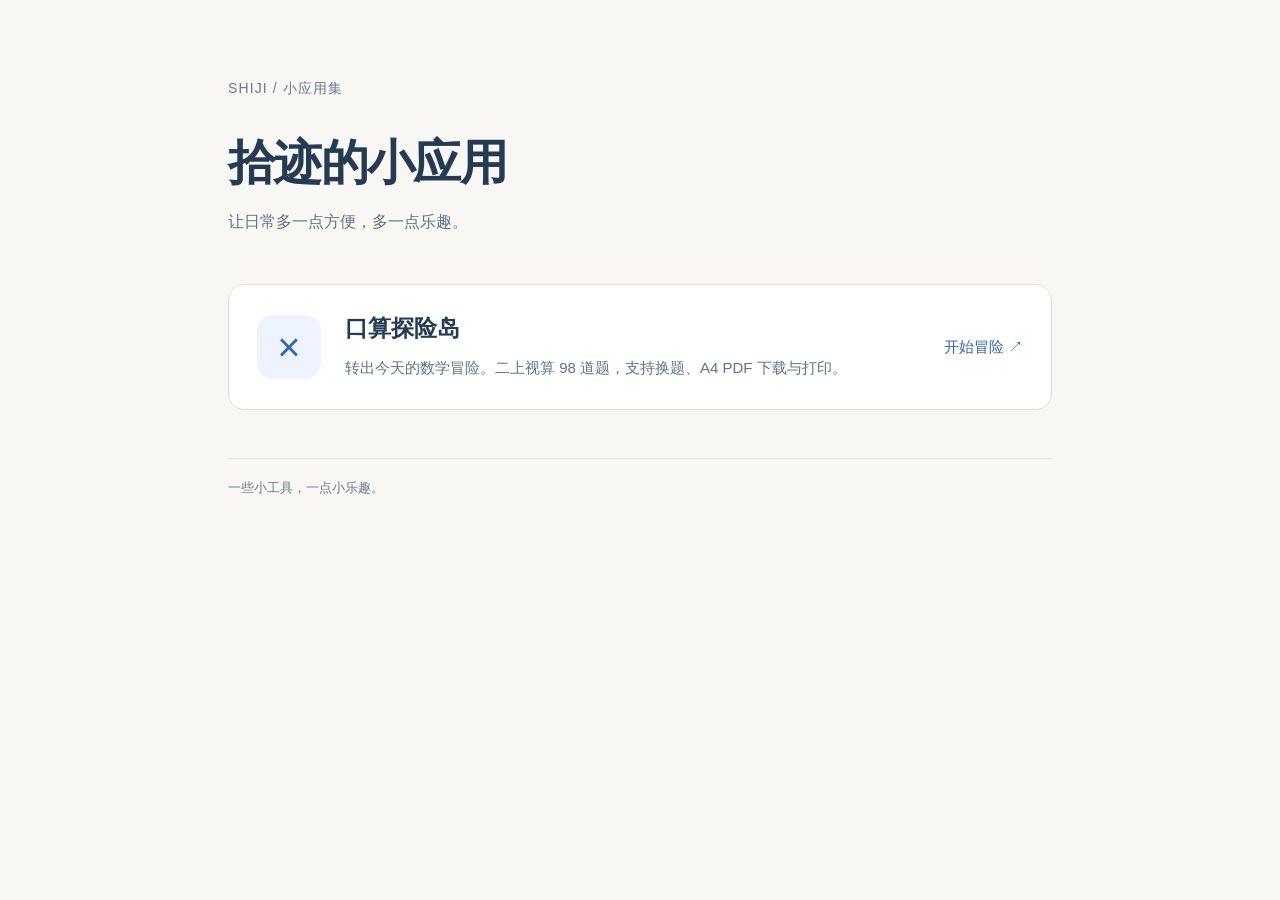
<file: index.html>
<!doctype html>
<html lang="zh-CN">
<head>
  <meta charset="utf-8">
  <meta name="viewport" content="width=device-width, initial-scale=1">
  <meta name="description" content="拾迹的小应用：让日常多一点方便，多一点乐趣。">
  <title>拾迹的小应用</title>
  <style>
    :root { color-scheme: light; font-family: -apple-system, BlinkMacSystemFont, "PingFang SC", "Microsoft YaHei", sans-serif; color: #243b53; background: #f8f7f3; }
    * { box-sizing: border-box; }
    body { margin: 0; }
    main { width: min(880px, 100%); margin: auto; padding: 80px 28px 48px; }
    .signature { margin: 0 0 36px; font-size: 14px; letter-spacing: .08em; color: #677b8a; }
    h1 { margin: 0 0 16px; font-size: clamp(32px, 7vw, 48px); line-height: 1.2; letter-spacing: -.035em; }
    .intro { margin: 0 0 48px; color: #617383; line-height: 1.8; }
    .app { display: grid; grid-template-columns: 64px 1fr auto; align-items: center; gap: 24px; padding: 28px; border: 1px solid #dbe1e5; border-radius: 16px; background: white; color: inherit; text-decoration: none; transition: border-color .18s, transform .18s; }
    .app:hover { border-color: #3567ad; transform: translateY(-2px); }
    .app:focus-visible { outline: 3px solid #3567ad; outline-offset: 5px; }
    .symbol { display: grid; place-items: center; width: 64px; height: 64px; background: #edf4ff; color: #3567ad; border-radius: 16px; font-size: 40px; }
    h2 { margin: 0 0 10px; font-size: 23px; }
    .description { margin: 0; color: #617383; font-size: 15px; line-height: 1.8; }
    .open { color: #3567ad; font-size: 15px; white-space: nowrap; }
    footer { margin-top: 48px; padding-top: 20px; border-top: 1px solid #e1e5e7; font-size: 13px; color: #677b8a; }
    @media (max-width: 540px) { main { padding-top: 48px; } .app { grid-template-columns: 48px 1fr; gap: 18px; padding: 22px; } .symbol { width: 48px; height: 48px; font-size: 32px; } .open { grid-column: 2; } h2 { font-size: 21px; } }
    @media (prefers-reduced-motion: reduce) { .app { transition: none; } .app:hover { transform: none; } }
  </style>
</head>
<body>
  <main>
    <p class="signature">SHIJI / 小应用集</p>
    <h1>拾迹的小应用</h1>
    <p class="intro">让日常多一点方便，多一点乐趣。</p>
    <a class="app" href="./math-island/">
      <span class="symbol" aria-hidden="true">×</span>
      <div>
        <h2>口算探险岛</h2>
        <p class="description">转出今天的数学冒险。二上视算 98 道题，支持换题、A4 PDF 下载与打印。</p>
      </div>
      <span class="open">开始冒险 <span aria-hidden="true">↗</span></span>
    </a>
    <footer>一些小工具，一点小乐趣。</footer>
  </main>
</body>
</html>
</file>
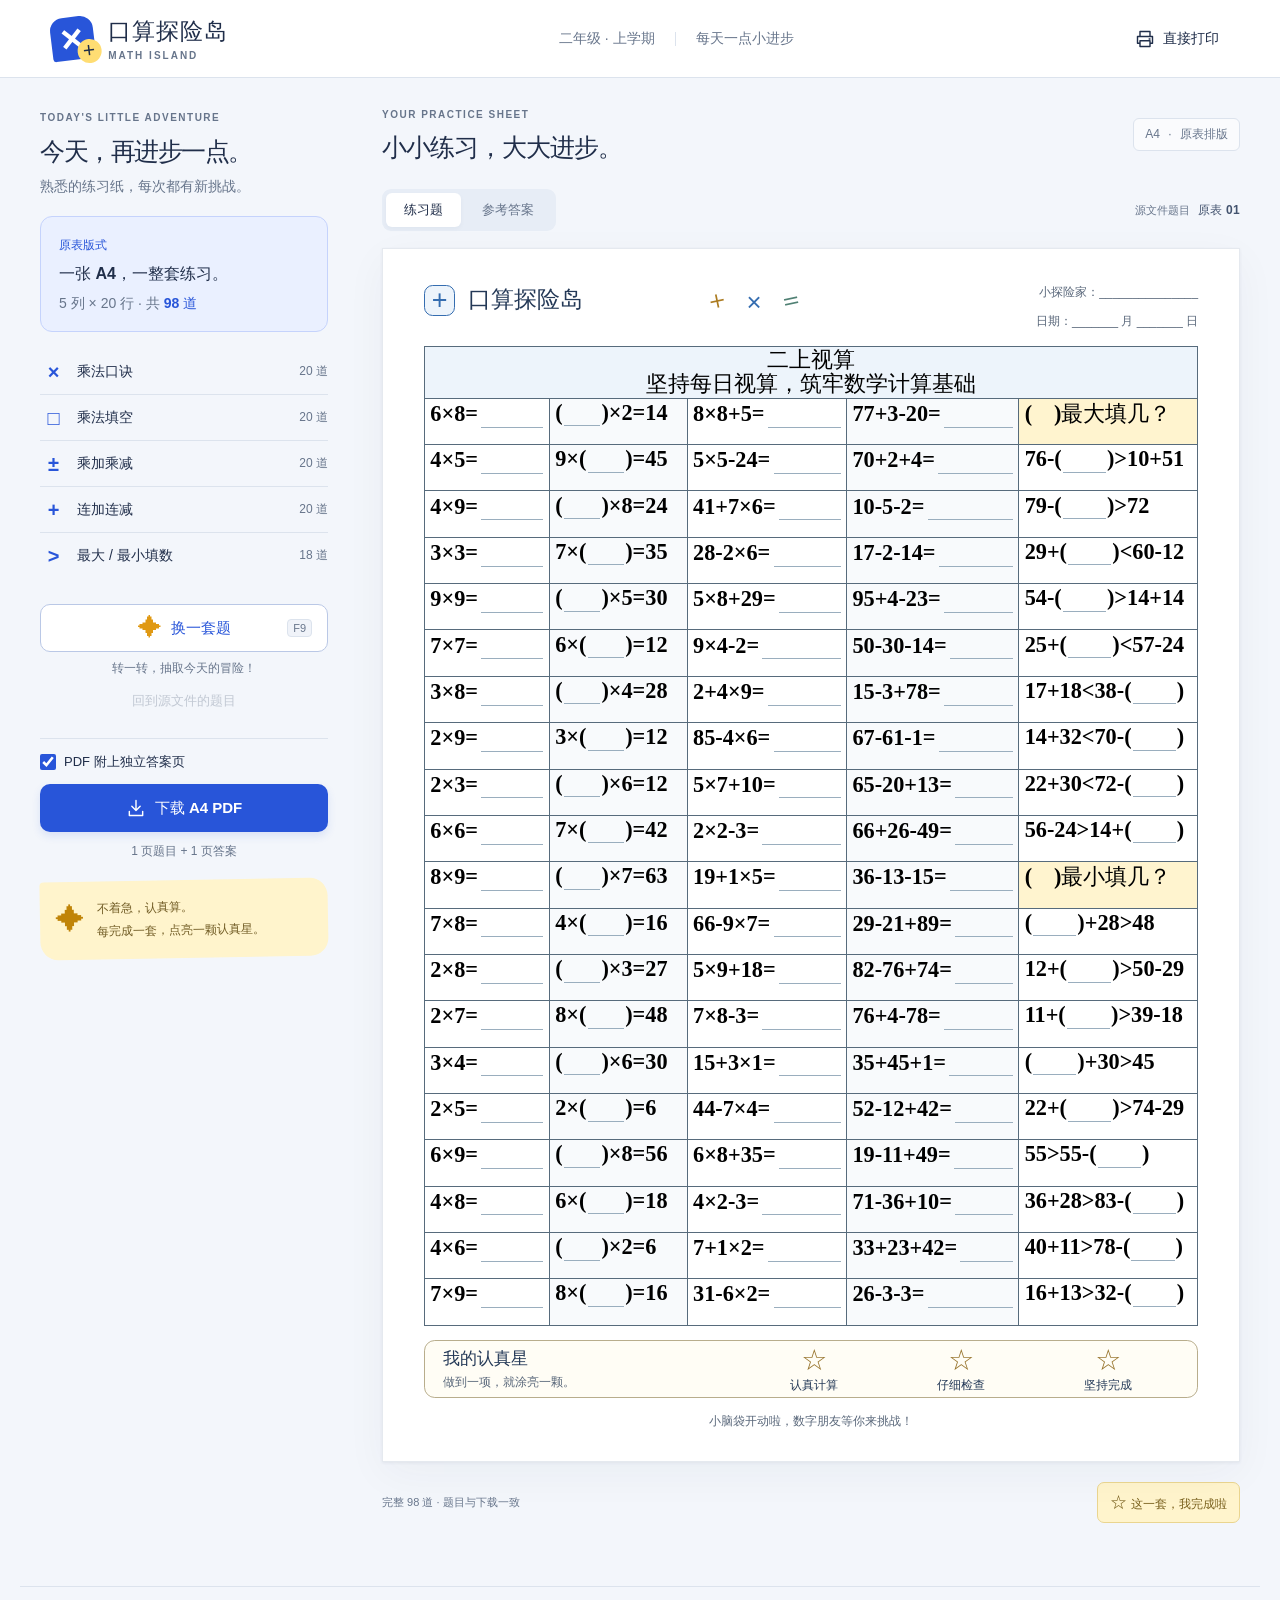
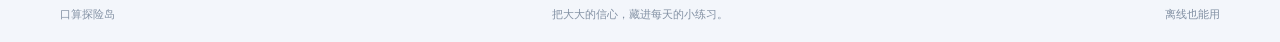
<file: math-island/index.html>
<!doctype html>
<html lang="zh-CN"><head><meta charset="UTF-8"><meta name="viewport" content="width=device-width, initial-scale=1"><meta name="theme-color" content="#2855d9"><meta name="description" content="保留原表五列二十行、98道题的二上视算练习，一键换题并导出A4 PDF。"><title>口算探险岛 · 二上视算</title><link rel="stylesheet" href="styles.css?v=20260928-print-fit"></head>
<body>
<header class="topbar"><a class="brand" href="#" aria-label="口算探险岛首页"><span class="brand-mark" aria-hidden="true">×<i>+</i></span><span>口算探险岛<small>MATH ISLAND</small></span></a><div class="header-note">二年级 · 上学期<span class="divider"></span>每天一点小进步</div><button class="text-button" id="printButton"><svg viewBox="0 0 24 24" aria-hidden="true"><path d="M6 9V3h12v6M6 17H3V9h18v8h-3M6 14h12v7H6zM17 12h1"/></svg><span>直接打印</span></button></header>
<main class="workspace">
<aside class="controls" aria-label="练习设置"><div class="section-intro"><span class="eyebrow">TODAY'S LITTLE ADVENTURE</span><h1>今天，再进步一点。</h1><p>熟悉的练习纸，每次都有新挑战。</p></div>
<div class="source-summary"><span class="source-badge">原表版式</span><h2>一张 A4，一整套练习。</h2><p>5 列 × 20 行 · 共 <strong>98 道</strong></p></div>
<div class="source-types" aria-label="题型及题量"><div><span class="type-symbol">×</span><span>乘法口诀</span><strong>20 道</strong></div><div><span class="type-symbol">□</span><span>乘法填空</span><strong>20 道</strong></div><div><span class="type-symbol">±</span><span>乘加乘减</span><strong>20 道</strong></div><div><span class="type-symbol">+</span><span>连加连减</span><strong>20 道</strong></div><div><span class="type-symbol">&gt;</span><span>最大 / 最小填数</span><strong>18 道</strong></div></div>
<button id="shuffleButton" class="button shuffle-button" aria-haspopup="dialog" aria-controls="luckyDialog"><span class="shuffle-spark" aria-hidden="true">✦</span>换一套题<span class="keycap">F9</span></button><p class="spin-invitation">转一转，抽取今天的冒险！</p><button id="restoreButton" class="restore-button">回到源文件的题目</button>
<div class="export-block"><label class="answer-option"><input id="includeAnswers" type="checkbox" checked><span>PDF 附上独立答案页</span></label><button id="downloadButton" class="button primary-button"><svg viewBox="0 0 24 24" aria-hidden="true"><path d="M12 3v12m-5-5 5 5 5-5M4 16v5h16v-5"/></svg><span>下载 A4 PDF</span></button><p id="exportHint" class="field-note">1 页题目 + 1 页答案</p></div>
<div class="little-note"><span aria-hidden="true">✦</span><p>不着急，认真算。<br><strong>每完成一套，点亮一颗认真星。</strong></p></div></aside>
<section class="preview-area" aria-label="练习纸预览"><div class="preview-heading"><div><span class="eyebrow">YOUR PRACTICE SHEET</span><h2>小小练习，大大进步。</h2></div><span class="paper-format">A4 <span>·</span> 原表排版</span></div>
<div class="preview-toolbar"><div class="view-tabs" role="tablist" aria-label="预览内容"><button id="questionTab" role="tab" aria-selected="true" aria-controls="previewPanel" class="active">练习题</button><button id="answerTab" role="tab" aria-selected="false" aria-controls="previewPanel" tabindex="-1">参考答案</button></div><div class="edition"><span id="sourceStatus">源文件题目</span><strong id="editionId">原表 01</strong></div></div>
<p class="mobile-scroll-note">左右滑动查看完整五列，PDF 保持原表排版。</p>
<div id="previewPanel" role="tabpanel" aria-labelledby="questionTab" tabindex="0"><article class="paper source-paper" id="paper" aria-label="A4练习纸"></article></div>
<div class="preview-bottom"><span class="preview-note">完整 98 道 · 题目与下载一致</span><button id="completeButton" class="complete-button" aria-pressed="false"><span aria-hidden="true">☆</span>这一套，我完成啦</button></div><div id="rewardMessage" class="reward-message" aria-live="polite"></div></section></main>
<footer class="site-footer"><span>口算探险岛</span><p>把大大的信心，藏进每天的小练习。</p><span>离线也能用</span></footer><div id="toast" class="toast" role="status" aria-live="polite"></div><div id="printRoot" aria-hidden="true"></div><noscript>请启用浏览器 JavaScript，以生成习题和下载 PDF。</noscript>
<dialog id="luckyDialog" class="lucky-dialog" aria-labelledby="wheelTitle" aria-describedby="wheelSubtitle" data-phase="ready">
  <div class="spin-card">
    <div id="wheelConfetti" class="wheel-confetti" aria-hidden="true"></div>
    <header class="spin-header"><span class="spin-brand"><span aria-hidden="true">✦</span> 口算探险岛 <span class="spin-brand-separator">/</span> 幸运抽题站</span><div class="spin-header-actions"><button id="wheelSound" class="spin-sound" type="button" aria-pressed="false">音效：关</button><button id="wheelClose" class="spin-close" type="button" aria-label="关闭幸运转盘">×</button></div></header>
    <div class="spin-intro"><span class="spin-eyebrow">A LITTLE SPIN, A BIG ADVENTURE</span><h2 id="wheelTitle">转出今天的<span>奇妙冒险</span></h2><p id="wheelSubtitle">小手一点，看看幸运指针带你去哪一站！</p></div>
    <div class="spin-main">
      <div class="wheel-stage">
        <span class="stage-spark spark-one" aria-hidden="true">✦</span><span class="stage-spark spark-two" aria-hidden="true">✧</span><span class="stage-spark spark-three" aria-hidden="true">+</span>
        <span class="stage-sticker" aria-hidden="true">今天的好运<br><strong>正在转动！</strong></span>
        <div class="wheel-machine">
          <div class="wheel-rim"><div id="wheelLights" class="wheel-lights" aria-hidden="true"></div><div id="wheelRotor" class="wheel-rotor" aria-hidden="true"><div id="wheelLabels" class="wheel-labels"></div></div></div>
          <div class="wheel-pointer" aria-hidden="true"><span></span></div>
          <button id="wheelHub" class="wheel-hub" type="button" aria-label="转动幸运转盘"><span>GO!</span><small>转起来</small></button>
        </div>
        <div class="wheel-pedestal" aria-hidden="true"><span>LUCKY MATH CLUB</span><i>✦</i></div>
        <div class="wheel-status-wrap"><span class="status-star" aria-hidden="true">✦</span><p id="wheelStatus" role="status" aria-live="polite">8 个奇妙目的地，下一站会是哪里？</p></div>
      </div>
      <div class="spin-side">
        <div class="adventure-pass">
          <div class="pass-top"><span>你的冒险通行证</span><span aria-hidden="true">✦</span></div>
          <div class="pass-ready"><div class="pass-mystery" aria-hidden="true">?</div><h3>下一站，充满惊喜。</h3><p>让指针帮你选一个目的地，<br>再带上新题，快乐出发！</p></div>
          <div class="pass-result"><span class="pass-congrats">叮！你的冒险目的地是</span><span id="wheelResultIcon" class="pass-result-icon" aria-hidden="true">🌟</span><h3 id="wheelResultName"></h3><p id="wheelResultNote"></p></div>
          <div class="pass-tear" aria-hidden="true"></div><div class="pass-details"><span><b>98</b>道全新练习</span><span><b>5</b>种数学本领</span><span><b>A4</b>随时打印</span></div>
        </div>
        <button id="wheelAction" class="spin-action" type="button">转起来 <span aria-hidden="true">↗</span></button>
        <button id="wheelSkip" class="spin-skip" type="button">直接揭晓</button>
        <p class="spin-kind-note">每一站都有新题，每一次认真都值得鼓励。</p>
      </div>
    </div>
    <footer class="spin-footer"><span aria-hidden="true">✦</span><span>带上好奇心，今天也要闪闪发光。</span><span aria-hidden="true">✦</span></footer>
  </div>
</dialog>
<script src="engine.js"></script><script src="source-data.js"></script><script src="pdf.js"></script><script src="wheel.js"></script><script src="app.js"></script></body></html>
</file>
<file: math-island/styles.css>
:root{--ink:#202e4a;--muted:#67758b;--blue:#2855d9;--line:#dce3ed;--soft-blue:#edf2ff;--yellow:#ffdd73;--surface:#f3f6fb;--font:"Avenir Next","PingFang SC","Microsoft YaHei","Noto Sans CJK SC",sans-serif;font-family:var(--font);font-size:16px;color:var(--ink);background:var(--surface);font-synthesis:none}
*{box-sizing:border-box}body{margin:0}button,input{font:inherit}button{cursor:pointer}button:disabled{cursor:default;opacity:.35}button,a,input{ -webkit-tap-highlight-color:transparent }button:focus-visible,a:focus-visible,input:focus-visible,[tabindex]:focus-visible{outline:3px solid #7698ff;outline-offset:4px}button{color:inherit}svg{width:20px;height:20px;fill:none;stroke:currentColor;stroke-width:1.7;stroke-linecap:round;stroke-linejoin:round;flex:none}.topbar{height:94px;background:#fff;border-bottom:1px solid var(--line);display:flex;align-items:center;justify-content:space-between;padding:0 clamp(24px,4vw,64px);gap:24px}.brand{display:flex;align-items:center;gap:14px;color:var(--ink);text-decoration:none;font-weight:800;font-size:23px;white-space:nowrap;letter-spacing:.04em}.brand small{display:block;font-size:10px;letter-spacing:.2em;margin-top:3px;font-weight:700;color:var(--muted)}.brand-mark{position:relative;display:grid;place-items:center;background:var(--blue);color:white;width:43px;height:43px;border-radius:13px 13px 13px 3px;font-size:39px;line-height:1;transform:rotate(-7deg)}.brand-mark i{position:absolute;right:-6px;bottom:-5px;font-size:21px;font-style:normal;color:var(--ink);background:var(--yellow);width:24px;height:24px;text-align:center;border-radius:50%;font-weight:500}.header-note{display:flex;align-items:center;gap:9px;font-size:14px;color:var(--muted)}.grade-dot{height:7px;width:7px;border-radius:50%;background:var(--blue)}.divider{height:14px;width:1px;background:var(--line);margin:0 11px}.text-button{border:0;background:transparent;display:flex;gap:8px;align-items:center;font-size:14px;padding:10px}.text-button:hover{color:var(--blue)}.workspace{max-width:1320px;margin:0 auto;display:grid;grid-template-columns:288px minmax(0,1fr);gap:54px;padding:42px 40px 24px}.controls{padding-top:3px}.eyebrow{font-size:10px;font-weight:800;letter-spacing:.15em;color:var(--muted)}.section-intro h1{font-size:25px;letter-spacing:-.06em;margin:10px 0}.section-intro p{font-size:14px;color:var(--muted);margin:0 0 30px}fieldset{border:0;padding:0;margin:0 0 26px;min-width:0}legend{padding:0;margin-bottom:15px;font-size:15px;font-weight:700;display:flex;align-items:center;gap:8px;width:100%}.step{font-size:11px;color:var(--blue);font-weight:800;letter-spacing:.03em;background:#e5ecff;display:inline-grid;place-items:center;border-radius:50%;height:23px;width:23px;flex:none}.inline-button{margin-left:auto;background:none;border:0;color:var(--blue);font-size:12px;padding:3px 0}.type-option{display:flex;gap:12px;align-items:center;border:1px solid transparent;padding:11px 13px;margin-bottom:7px;border-radius:11px;cursor:pointer;transition:background .15s,border-color .15s;background:#fff}.type-option:has(input:checked){background:var(--soft-blue);border-color:#bacbfc}.type-symbol{width:33px;height:33px;display:grid;place-items:center;background:#fff;color:var(--blue);border-radius:8px;font-size:23px;line-height:1;font-weight:600}.type-info{flex:1}.type-info strong{font-size:14px;display:block}.type-info small{font-size:11px;display:block;margin-top:3px;color:var(--muted)}input[type=checkbox]{accent-color:var(--blue);width:16px;height:16px;flex:none;cursor:pointer}.type-option input{margin:0}.segmented{display:flex;background:#e9eef6;border:1px solid #e0e6ef;padding:4px;border-radius:10px;gap:4px}.segmented label{flex:1;cursor:pointer;position:relative}.segmented input{position:absolute;opacity:0;width:1px;height:1px}.segmented span{display:block;text-align:center;border-radius:7px;padding:9px 5px;font-size:19px;font-weight:700}.segmented small{font-weight:400;font-size:12px;margin-left:4px}.segmented input:checked+span{background:#fff;color:var(--blue);box-shadow:0 2px 5px #24385110}.segmented input:focus-visible+span{outline:3px solid #7698ff;outline-offset:2px}.field-note{color:var(--muted);font-size:12px;line-height:1.5;margin:10px 0 0}.custom-title{margin-top:-5px;margin-bottom:20px}.custom-title label{font-size:13px;color:var(--muted);display:block;margin-bottom:8px}.custom-title input{width:100%;border:1px solid var(--line);border-radius:8px;padding:10px 12px;background:white;color:var(--ink);font-size:14px}.button{width:100%;min-height:48px;display:flex;align-items:center;justify-content:center;gap:9px;border:0;border-radius:10px;font-weight:700;font-size:15px;transition:transform .15s,background .15s}.button:active{transform:translateY(1px)}.shuffle-button{border:1px solid #bac8e6;background:white;color:var(--blue);position:relative}.shuffle-button:hover{background:#edf2ff}.keycap{font-size:11px;background:#f0f3f9;border:1px solid var(--line);padding:2px 5px;border-radius:4px;position:absolute;right:15px;color:var(--muted);font-weight:400}.export-block{border-top:1px solid var(--line);margin-top:23px;padding-top:19px}.answer-option{display:flex;gap:8px;align-items:center;font-size:13px;margin-bottom:13px;cursor:pointer}.answer-option input{margin:0}.primary-button{background:var(--blue);color:#fff;box-shadow:0 4px 9px #2855d920}.primary-button:hover{background:#1d43b6}.export-block .field-note{text-align:center}.little-note{margin-top:28px;display:flex;gap:12px;align-items:center;padding:16px;border-radius:4px 18px 18px 18px;background:#fff4cc;transform:rotate(-1deg)}.little-note>span{font-size:29px;color:#c08408}.little-note p{font-size:12px;line-height:1.9;margin:0;color:#725d26}.little-note strong{font-weight:500}.preview-area{min-width:0}.preview-heading{display:flex;justify-content:space-between;align-items:center;margin-bottom:25px}.preview-heading h2{font-size:25px;font-weight:700;letter-spacing:-.04em;margin:9px 0 0}.paper-format{font-size:12px;border:1px solid var(--line);border-radius:6px;padding:7px 11px;color:var(--muted);white-space:nowrap;background:#fff9}.paper-format span{margin:0 5px}.preview-toolbar{display:flex;justify-content:space-between;align-items:center;margin-bottom:17px;gap:12px}.view-tabs{display:flex;background:#e7edf6;border-radius:9px;padding:4px;gap:3px}.view-tabs button{background:transparent;border:0;border-radius:6px;padding:8px 18px;font-size:13px;color:var(--muted)}.view-tabs button.active{background:white;color:var(--ink);font-weight:600;box-shadow:0 2px 5px #2438510a}.edition{font-size:11px;display:flex;gap:8px;align-items:center;color:var(--muted)}.edition strong{font-variant-numeric:tabular-nums;color:#43536e;letter-spacing:.03em;font-size:12px;font-weight:600}.paper{background:#fff;width:100%;aspect-ratio:210/297;padding:5.8% 6.8% 4.4%;box-shadow:0 12px 40px #2438510b,0 1px 3px #24385112;border:1px solid #e5e9ef;position:relative;display:flex;flex-direction:column;container-type:inline-size}.paper-topline{display:flex;align-items:center;justify-content:space-between;font-size:11px;color:var(--muted);margin-bottom:17px}.paper-tag{font-size:11px;background:#edf2ff;color:var(--blue);padding:5px 8px;border-radius:4px;letter-spacing:.02em}.paper-header h3{font-size:clamp(20px,3.9cqw,31px);font-weight:800;margin:0 0 9px;letter-spacing:.06em;overflow-wrap:anywhere}.paper-subtitle{font-size:11px;color:var(--muted);margin:0 0 19px;line-height:1.65}.student-info{display:flex;align-items:center;justify-content:space-between;font-size:11px;margin-bottom:18px;gap:10px;color:#526078}.student-info span{white-space:nowrap}.student-info i{display:inline-block;width:59px;border-bottom:1px solid #bcc5d3;margin-left:5px;vertical-align:baseline;font-style:normal}.paper-rule{height:2px;background:var(--ink);position:relative;margin-bottom:9px}.paper-rule:before{content:'';position:absolute;left:0;top:0;width:54px;height:2px;background:var(--blue)}.paper-grid{flex:1;display:grid;grid-template-columns:repeat(2,minmax(0,1fr));grid-template-rows:repeat(10,1fr);column-gap:7%;margin-top:1px}.question{border-bottom:1px dashed #e4e8ee;display:flex;align-items:center;gap:9px;min-height:0;padding:10px 0}.question:nth-last-child(-n+2){border-bottom:0}.question-number{font-size:11px;color:#8d99aa;align-self:center;min-width:19px;font-variant-numeric:tabular-nums}.question-main{min-width:0;width:100%}.question-hint{font-size:10px;color:#7b6540;display:block;line-height:1.3;margin-bottom:5px}.expression{font-family:"Avenir Next","Trebuchet MS","PingFang SC","Microsoft YaHei",sans-serif;font-size:clamp(13px,3.38cqw,23px);font-weight:500;white-space:nowrap;letter-spacing:.015em;font-variant-numeric:tabular-nums;line-height:1.4}.answer-slot{display:inline-block;min-width:1.5em;min-height:1em;vertical-align:baseline;border-bottom:1px solid #b4bfce;margin:0 .06em;text-align:center;line-height:1.2}.answer-slot.filled{color:var(--blue);border-color:#c4d1f6;font-weight:700}.answer-note{font-size:10px;color:var(--blue);margin-top:4px}.paper-footer{border-top:1px solid var(--ink);display:flex;align-items:center;justify-content:space-between;gap:8px;margin-top:16px;padding-top:14px;color:var(--muted);font-size:10px}.paper-footer-stars{color:#bc911f;letter-spacing:4px;font-size:17px;white-space:nowrap}.paper-footer strong{color:#495974;font-weight:500}.preview-bottom{display:flex;justify-content:space-between;align-items:center;gap:10px;margin-top:20px}.pagination{display:flex;gap:12px;align-items:center;font-size:12px;white-space:nowrap}.pagination button{width:30px;height:30px;border:1px solid var(--line);background:#fff;border-radius:7px}.preview-note{color:var(--muted);font-size:11px}.complete-button{background:#fff4cc;color:#79601d;border:1px solid #ead58f;border-radius:7px;font-size:12px;padding:8px 12px}.complete-button span{font-size:17px;margin-right:4px}.complete-button.done{background:#eaf4e9;color:#387144;border-color:#bfd6bc}.reward-message{font-size:13px;color:var(--blue);text-align:right;min-height:24px;padding-top:12px}.site-footer{border-top:1px solid var(--line);padding:20px 40px;max-width:1240px;margin:15px auto 0;display:flex;align-items:center;justify-content:space-between;gap:16px;font-size:11px;color:#8290a3}.site-footer p{margin:0}.site-footer>span:first-child{font-weight:700}.toast{position:fixed;left:50%;bottom:25px;transform:translate(-50%,16px);background:#253654;color:white;border-radius:10px;padding:13px 20px;font-size:14px;opacity:0;pointer-events:none;transition:opacity .18s,transform .18s;z-index:10;max-width:calc(100% - 32px);box-shadow:0 7px 30px #1c2e4420}.toast.visible{opacity:1;transform:translate(-50%,0)}#printRoot{display:none}.paper.fresh{animation:paper-in .25s ease-out}@keyframes paper-in{from{opacity:.6;transform:translateY(4px)}to{opacity:1;transform:translateY(0)}}
@media(min-width:1440px){.workspace{gap:66px;grid-template-columns:292px minmax(0,1fr)}}
@media(max-width:1100px){.workspace{padding:32px 24px;gap:28px;grid-template-columns:254px minmax(0,1fr)}.header-note{display:none}.preview-heading h2{font-size:22px}.preview-note{display:none}.expression{letter-spacing:0}.question{gap:4px}.question-number{min-width:16px}.paper-subtitle,.student-info{font-size:10px}.student-info i{width:40px}.paper-topline,.paper-tag{font-size:10px}}
@media(max-width:790px){.topbar{height:78px;padding:0 20px}.brand{font-size:20px}.brand-mark{width:36px;height:36px;font-size:33px}.brand small{font-size:9px}.workspace{display:block;padding:25px 20px}.controls{padding:0}.section-intro p{margin-bottom:20px}.section-intro h1{font-size:26px}.section-intro .eyebrow{display:none}#typeOptions{display:grid;grid-template-columns:repeat(2,minmax(0,1fr));gap:8px}.type-option{margin:0;padding:10px;gap:8px}.type-option:last-child{grid-column:1/-1}.type-info strong{font-size:13px}.type-info small{font-size:10px}.type-symbol{width:28px;height:28px;font-size:21px}.type-picker{margin-bottom:22px}.quantity-picker{margin-bottom:20px}.custom-title{display:flex;gap:14px;align-items:center}.custom-title label{white-space:nowrap;margin:0;font-size:13px}.custom-title input{min-width:0}.export-block{padding-top:15px;margin-top:17px}.little-note{display:none}.preview-area{margin-top:35px}.preview-heading h2{font-size:22px}.preview-heading{margin-bottom:20px}.paper-format{font-size:11px}.preview-heading .eyebrow{font-size:9px}.paper{padding:6.5% 5.2% 5%;min-height:0}.paper-topline{margin-bottom:12px}.paper-header h3{font-size:clamp(19px,4.1cqw,28px);margin-bottom:7px}.paper-subtitle{font-size:clamp(8px,1.8cqw,11px);margin-bottom:12px}.student-info{font-size:clamp(8px,1.8cqw,11px);gap:5px;margin-bottom:12px}.student-info i{width:clamp(25px,9cqw,50px)}.paper-grid{column-gap:4%}.question{gap:4px;padding:7px 0}.question-number{font-size:clamp(8px,1.8cqw,11px);min-width:13px}.question-hint{font-size:clamp(8px,1.8cqw,10px);margin-bottom:3px}.expression{font-size:clamp(12px,3.35cqw,23px)}.paper-tag,.paper-topline{font-size:clamp(8px,1.9cqw,11px)}.paper-tag{padding:4px 6px}.paper-footer{margin-top:10px;padding-top:10px;font-size:clamp(7px,1.7cqw,10px)}.paper-footer-stars{font-size:12px;letter-spacing:2px}.edition{font-size:10px;gap:5px}.edition strong{font-size:10px}.edition>span{display:none}.view-tabs button{padding:7px 13px;font-size:12px}.complete-button{font-size:11px;padding:7px 8px}.preview-bottom{margin-top:15px}.site-footer{padding:18px 20px;margin-top:0;font-size:10px}.site-footer p{display:none}.answer-note{font-size:8px}}
@media screen and (max-width:790px){.paper{aspect-ratio:auto}.paper-grid{flex:none;grid-template-rows:repeat(10,minmax(56px,auto))}.type-info small{font-size:11px;line-height:1.5}.type-info strong{font-size:14px}.paper-footer{margin-top:18px}}
@media screen and (max-width:480px){.paper{padding:24px 20px}.paper-grid{grid-template-columns:1fr;grid-template-rows:repeat(20,minmax(58px,auto))}.expression{font-size:20px}.question{gap:12px;padding:10px 0}.question-number{font-size:11px;min-width:20px}.question-hint{font-size:11px;margin-bottom:4px}.question:nth-last-child(2){border-bottom:1px dashed #e4e8ee}.paper-header h3{font-size:22px;letter-spacing:.015em}.paper-topline,.paper-tag{font-size:9px}.paper-subtitle{font-size:10px}.student-info{font-size:10px;flex-wrap:wrap;row-gap:10px}.student-info i{width:32px}.paper-footer{font-size:9px;flex-wrap:wrap}.preview-heading h2{font-size:21px}.type-option{gap:6px;padding:9px 8px}.type-symbol{width:24px;height:24px}.type-info small{font-size:10px}.topbar{gap:12px}.text-button{font-size:12px;padding:8px 0}.brand{font-size:18px;gap:10px}.preview-bottom{flex-wrap:wrap}.section-intro h1{font-size:24px}}
@media screen and (min-width:791px) and (max-height:950px){.topbar{height:78px}.workspace{padding-top:26px}.section-intro p{margin-bottom:20px}.type-option{padding:8px 10px;margin-bottom:5px}.type-info small{margin-top:2px}.type-symbol{height:29px;width:29px}fieldset{margin-bottom:19px}legend{margin-bottom:12px}.custom-title{margin-bottom:15px}.export-block{margin-top:16px;padding-top:14px}.little-note{margin-top:20px}}
@media(prefers-reduced-motion:reduce){*,*:before,*:after{animation:none!important;transition:none!important;scroll-behavior:auto!important}}
.source-summary{background:#eaf0ff;border:1px solid #c5d3fc;border-radius:12px;padding:18px;margin-bottom:17px}.source-badge{color:var(--blue);font-size:12px;font-weight:700}.source-summary h2{font-size:16px;margin:10px 0}.source-summary p{margin:0;font-size:14px;color:var(--muted)}.source-summary p strong{color:var(--blue)}.source-types{margin:15px 0 26px}.source-types>div{display:flex;align-items:center;gap:10px;padding:9px 0;font-size:14px;border-bottom:1px solid var(--line)}.source-types>div:last-child{border:0}.source-types .type-symbol{width:27px;height:27px;font-size:20px;background:transparent}.source-types strong{font-size:12px;font-weight:500;color:var(--muted);margin-left:auto}.restore-button{display:block;border:0;background:none;color:var(--blue);font-size:13px;padding:12px;margin:3px auto 0}.restore-button:disabled{color:var(--muted)}.mobile-scroll-note{display:none}.source-paper{padding:12.09% 9.07% 18.1%;aspect-ratio:210/297;display:block;container-type:inline-size}.source-table{font-family:"Songti SC",SimSun,"Noto Serif CJK SC",serif;border-collapse:collapse;table-layout:fixed;width:100%;color:#000;background:white;font-size:3.176cqw;font-weight:700}.source-table th{border:1px solid #000;font-weight:700;text-align:center;vertical-align:middle;height:8.536cqw;line-height:1.27;padding:0;white-space:nowrap}.source-table td{border:1px solid #000;vertical-align:top;text-align:left;height:6.352cqw;padding:.15cqw .25cqw 0;white-space:pre;font-weight:700;line-height:1.15}.answers-table th,.answers-table td{font-weight:400}.answers-table td{vertical-align:middle;text-align:center}.answers-table td:nth-child(3){font-size:2.78cqw}.preview-bottom{justify-content:space-between}.preview-bottom .preview-note{display:inline}.source-paper .instruction-cell{font-size:3.176cqw}
@media screen and (max-width:1100px){.source-paper{min-width:700px}#previewPanel{overflow-x:auto;overscroll-behavior-x:contain;scrollbar-width:thin;padding-bottom:10px}.mobile-scroll-note{display:block;color:var(--muted);font-size:12px;margin:0 0 12px}.preview-bottom .preview-note{font-size:11px}}
@media screen and (max-width:790px){.source-paper{padding:84.63px 63.49px 126.7px;aspect-ratio:210/297;min-width:700px}.source-types{display:grid;grid-template-columns:1fr 1fr;gap:0 18px;margin:10px 0 20px}.source-types>div:last-child{grid-column:1/-1}.source-summary{margin-bottom:10px}.source-summary h2{font-size:18px}.source-summary p{font-size:14px}.source-types>div{font-size:13px}.preview-area{margin-top:28px}.source-types strong{font-size:11px}.source-paper .source-table{font-size:18.2px}.source-paper .source-table th{height:48.96px}.source-paper .source-table td{height:36.44px;padding:1px 1.4px 0}.source-paper .instruction-cell{font-size:18.2px}.source-paper .answers-table td:nth-child(3){font-size:15.93px}}
@page{size:A4 portrait;margin:0}
@media print{body{background:#fff}body>*:not(#printRoot){display:none!important}#printRoot{display:block!important}#printRoot .paper{width:210mm;height:297mm;aspect-ratio:auto;padding:15mm;box-shadow:none;border:0;break-after:page;page-break-after:always;container-type:normal;-webkit-print-color-adjust:exact;print-color-adjust:exact}#printRoot .paper:last-child{break-after:auto;page-break-after:auto}#printRoot .paper-header h3{font-size:22pt}#printRoot .expression{font-size:16pt}#printRoot .question-hint{font-size:8pt}#printRoot .question-number{font-size:8pt}#printRoot .paper-subtitle,#printRoot .student-info,#printRoot .paper-topline,#printRoot .paper-tag{font-size:9pt}#printRoot .paper-footer{font-size:8pt}#printRoot .student-info i{width:20mm}#printRoot .question{padding:0}#printRoot .paper-grid{grid-template-rows:repeat(10,1fr)}}
@media print{#printRoot .source-paper{padding:25.4mm 19.05mm;display:block;min-width:0}#printRoot .source-table{font-size:15.48pt;width:100%;font-family:"Songti SC",SimSun,"Noto Serif CJK SC",serif}#printRoot .source-table th{height:14.684mm;padding:0}#printRoot .source-table td{height:10.929mm;padding:.25mm .53mm 0}#printRoot .instruction-cell{font-size:15.48pt}#printRoot .answers-table td:nth-child(3){font-size:13.545pt}}

/* Decorations occupy the original page margins; table geometry stays unchanged. */
.adventure-banner,.adventure-meta,.adventure-reward,.adventure-footnote{position:absolute;left:9.07%;right:9.07%;font-family:var(--font);color:#243957}
.adventure-banner{top:2.94%;display:flex;align-items:center;height:2.59%;gap:2cqw;white-space:nowrap}
.adventure-brand{display:flex;align-items:center;gap:1.85cqw;font-size:3.23cqw;font-weight:700;line-height:1}
.adventure-brand>span{display:grid;place-items:center;width:4.46cqw;height:4.46cqw;font-size:3.85cqw;line-height:1;border:1px solid #356db0;border-radius:1.23cqw;color:#356db0;background:#edf4fb;font-weight:500}
.adventure-maths{position:absolute;left:40%;display:flex;align-items:center;gap:2.3cqw;font-size:3.7cqw;font-weight:500;line-height:1}
.adventure-maths span:nth-child(1){color:#ac7c22;transform:rotate(-12deg)}.adventure-maths span:nth-child(2){color:#356db0;transform:translateY(.4cqw)}.adventure-maths span:nth-child(3){color:#508174;transform:rotate(-12deg)}
.adventure-meta{top:3.1%;left:auto;display:flex;flex-direction:column;align-items:flex-end;gap:2.3cqw;font-size:1.69cqw;color:#59677a;line-height:1.1;white-space:nowrap}
.source-table th{background:#edf4fb}.source-table th,.source-table td{border-color:#576b7c}.source-table:not(.answers-table) td:nth-child(2),.source-table:not(.answers-table) td:nth-child(4){background:#f8fafc}.source-table:not(.answers-table) .instruction-cell{background:#fff4cf}.answers-table th{background:#eef6f2}
.adventure-reward{top:89%;height:5.97%;display:grid;grid-template-columns:40% repeat(3,1fr);align-items:center;border:1px solid #b8ad8c;border-radius:1.54cqw;background:#fffdf5;padding:0 2.6cqw;gap:1cqw}
.reward-label{display:flex;flex-direction:column;gap:1cqw;white-space:nowrap}.reward-label strong{font-size:2.46cqw;font-weight:700;line-height:1.1}.reward-label>span{font-size:1.69cqw;color:#59677a;line-height:1.2}
.reward-step{display:flex;flex-direction:column;align-items:center;gap:.8cqw;font-size:1.69cqw;line-height:1.1;white-space:nowrap}.coloring-star{font-size:4.5cqw;color:#96722a;line-height:1;font-family:"Arial Unicode MS","DejaVu Sans",sans-serif}
.adventure-footnote{bottom:2.8%;text-align:center;font-size:1.69cqw;line-height:1.3;color:#59677a}
@media print{#printRoot .source-paper{container-type:inline-size}.adventure-banner,.adventure-meta,.adventure-reward,.adventure-footnote{break-inside:avoid}}

/* A4 geometry in PDF coordinates. cqw refers to the entire paper, including its margins. */
.source-paper,#printRoot .source-paper{--sheet-unit:calc(100cqw / 794);padding:0;aspect-ratio:794/1123;display:block;position:relative;container-type:inline-size}
.source-paper .source-table,#printRoot .source-table{position:absolute;left:calc(38 * var(--sheet-unit));top:calc(90 * var(--sheet-unit));width:calc(718 * var(--sheet-unit));margin:0;font-size:calc(20.646442 * var(--sheet-unit))}
.source-paper .source-table th,#printRoot .source-table th{height:calc(48 * var(--sheet-unit));padding:0;line-height:1.1}
.source-paper .source-table td,#printRoot .source-table td{height:calc(43 * var(--sheet-unit));padding:calc(2 * var(--sheet-unit)) calc(5 * var(--sheet-unit)) 0;vertical-align:top;line-height:1.2;white-space:nowrap}
.source-paper .instruction-cell,#printRoot .instruction-cell{font-size:inherit}
.source-paper .answers-table td,#printRoot .answers-table td{padding-top:0;vertical-align:middle}
.source-paper .answers-table td:nth-child(3),#printRoot .answers-table td:nth-child(3){font-size:calc(18.065637 * var(--sheet-unit))}
.writing-formula{display:flex;align-items:baseline;width:100%;gap:calc(3 * var(--sheet-unit));white-space:nowrap}
.given-expression{flex:0 0 auto}
.result-writing-slot{flex:1 0 calc(45 * var(--sheet-unit));min-width:calc(45 * var(--sheet-unit));height:calc(24.77573 * var(--sheet-unit));border-bottom:calc(.7 * var(--sheet-unit)) solid #9aaebe;line-height:1.2}
.fill-formula{display:block;line-height:1.1;white-space:nowrap}
.handwriting-gap{display:inline-block;width:calc(34 * var(--sheet-unit));margin:0 calc(1 * var(--sheet-unit));border-bottom:calc(.7 * var(--sheet-unit)) solid #9aaebe;line-height:inherit}
.handwriting-gap.wide-gap{width:calc(40 * var(--sheet-unit))}
.adventure-banner,.adventure-meta,.adventure-reward,.adventure-footnote{left:calc(38 * var(--sheet-unit));right:calc(38 * var(--sheet-unit))}
.adventure-banner{top:calc(33 * var(--sheet-unit));height:calc(29 * var(--sheet-unit));gap:calc(13 * var(--sheet-unit))}
.adventure-brand{gap:calc(12 * var(--sheet-unit));font-size:calc(21 * var(--sheet-unit))}
.adventure-brand>span{width:calc(29 * var(--sheet-unit));height:calc(29 * var(--sheet-unit));font-size:calc(25 * var(--sheet-unit));border-radius:calc(8 * var(--sheet-unit))}
.adventure-maths{left:calc(260 * var(--sheet-unit));gap:calc(15 * var(--sheet-unit));font-size:calc(24 * var(--sheet-unit))}
.adventure-meta{left:auto;top:calc(34 * var(--sheet-unit));gap:calc(15 * var(--sheet-unit));font-size:calc(11 * var(--sheet-unit))}
.adventure-reward{top:calc(1012 * var(--sheet-unit));height:calc(54 * var(--sheet-unit));padding:0 calc(17 * var(--sheet-unit));gap:calc(6 * var(--sheet-unit));border-radius:calc(10 * var(--sheet-unit))}
.reward-label{gap:calc(7 * var(--sheet-unit))}.reward-label strong{font-size:calc(16 * var(--sheet-unit))}.reward-label>span,.reward-step{font-size:calc(11 * var(--sheet-unit))}.reward-step{gap:calc(4 * var(--sheet-unit))}.coloring-star{font-size:calc(27 * var(--sheet-unit))}
.adventure-footnote{top:calc(1081 * var(--sheet-unit));bottom:auto;font-size:calc(11 * var(--sheet-unit))}

/* The lucky wheel is a screen-only interaction; worksheet printing stays separate. */
.shuffle-spark{font-size:24px;line-height:1;color:#e09913}.spin-invitation{text-align:center;margin:8px 0 0;font-size:12px;color:var(--muted)}
body:has(.lucky-dialog[open]){overflow:hidden}
.lucky-dialog{--wheel-ink:#26345e;--wheel-coral:#f15e61;--wheel-gold:#ffcc55;color:var(--wheel-ink);padding:0;border:0;border-radius:28px;width:min(1060px,calc(100vw - 40px));max-width:none;max-height:calc(100dvh - 32px);background:#fffaf0;overflow:auto;box-shadow:0 28px 100px #09193780;font-family:var(--font);scrollbar-width:thin;overscroll-behavior:contain}
.lucky-dialog:not([open]){display:none}.lucky-dialog::backdrop{background:#122341bf;backdrop-filter:blur(9px)}
.spin-card{position:relative;isolation:isolate;overflow:hidden;background:radial-gradient(ellipse at 10% 60%,#e4f6f7 0,transparent 52%),radial-gradient(ellipse at 92% 12%,#fff0c4 0,transparent 44%),#fffaf0}
.spin-header{position:relative;z-index:3;display:flex;align-items:center;justify-content:space-between;gap:20px;padding:20px 26px 0}.spin-brand{font-size:13px;font-weight:700;letter-spacing:.04em;white-space:nowrap}.spin-brand>span:first-child{color:var(--wheel-coral);font-size:21px;vertical-align:middle;margin-right:4px}.spin-brand-separator{padding:0 8px;color:#b7ab91;font-weight:400}.spin-header-actions{display:flex;align-items:center;gap:10px}.spin-sound{border:1px solid #dedaca;background:#fff9;padding:8px 11px;border-radius:20px;font-size:12px;white-space:nowrap}.spin-sound[aria-pressed=true]{background:#e4f4ec;color:#237457;border-color:#b3d8c3}.spin-close{width:34px;height:34px;border:1px solid #dedaca;background:#fff9;border-radius:50%;font-size:25px;line-height:1}.spin-close:hover{background:#fff0e8}
.spin-intro{text-align:center;padding:13px 25px 6px}.spin-eyebrow{font-size:10px;font-weight:800;letter-spacing:.2em;color:#9a7f4a}.spin-intro h2{font-size:clamp(25px,3.3vw,39px);font-weight:850;letter-spacing:-.04em;margin:9px 0 10px;line-height:1.25}.spin-intro h2 span{position:relative;z-index:0;color:#2b61c0}.spin-intro h2 span:after{content:"";position:absolute;z-index:-1;left:0;right:0;height:9px;bottom:1px;background:#ffda77;transform:rotate(-2deg);border-radius:3px}.spin-intro p{font-size:14px;color:#697188;margin:0;line-height:1.6}
.spin-main{display:grid;grid-template-columns:minmax(0,1.2fr) minmax(0,.8fr);align-items:center;gap:34px;padding:27px 56px 20px}.wheel-stage{position:relative;min-width:0;padding-top:9px}.wheel-machine{width:100%;max-width:440px;aspect-ratio:1;position:relative;margin:0 auto;z-index:2;filter:drop-shadow(0 14px 0 #263c7720)}.wheel-rim{position:absolute;inset:0;border-radius:50%;background:#2857ad;border:3px solid #1c428b;box-shadow:0 0 0 7px #fffdf6,0 0 0 10px #c4d8e9,inset 0 0 0 3px #6690d1}.wheel-rotor{position:absolute;inset:24px;border-radius:50%;border:5px solid #fffaf0;box-shadow:0 0 0 2px #224a94;will-change:transform;overflow:hidden;transform:rotate(0deg)}.wheel-rotor:before{content:"";position:absolute;inset:0;border-radius:50%;background:repeating-conic-gradient(from -22.5deg,transparent 0deg 44.6deg,#fff7e699 44.6deg 45deg);z-index:1;pointer-events:none}.wheel-rotor:after{content:"";position:absolute;inset:7px;border:1px dashed #ffffffb3;border-radius:50%;pointer-events:none;z-index:1}
.wheel-labels{position:absolute;inset:0}.wheel-segment{position:absolute;left:50%;top:50%;width:31%;height:45%;margin-left:-15.5%;margin-top:-45%;display:flex;flex-direction:column;align-items:center;justify-content:flex-start;padding-top:10%;gap:5px;transform:rotate(var(--sector-angle));transform-origin:50% 100%;line-height:1;z-index:2;white-space:nowrap}.wheel-emoji{font-size:clamp(25px,3vw,38px);line-height:1.1;filter:drop-shadow(0 2px 0 #fff8)}.wheel-sector-name{font-size:15px;font-weight:800;letter-spacing:.05em;color:#26345e}
.wheel-lights{position:absolute;inset:0;z-index:3;pointer-events:none}.wheel-lights i{position:absolute;left:50%;top:50%;width:10px;height:10px;margin:-5px;border-radius:50%;background:#fff5b5;box-shadow:0 0 5px #ffd25c;transform:rotate(var(--bulb-angle)) translateY(calc(var(--bulb-radius,200px) * -1))}.wheel-lights{--bulb-radius:calc((min(440px, (1060px - 146px) * .6) - 27px) / 2)}
.wheel-pointer{position:absolute;width:49px;height:65px;left:50%;top:-23px;transform:translateX(-50%);z-index:6;filter:drop-shadow(0 3px 0 #7e233640);transform-origin:50% 7px}.wheel-pointer:before{content:"";position:absolute;left:3px;right:3px;top:4px;height:58px;clip-path:polygon(12% 0,88% 0,100% 40%,50% 100%,0 40%);background:#fffaf0}.wheel-pointer span{position:absolute;inset:9px 9px 10px;clip-path:polygon(12% 0,88% 0,100% 40%,50% 100%,0 40%);background:#fa6468}
.wheel-hub{position:absolute;left:50%;top:50%;transform:translate(-50%,-50%);width:98px;height:98px;border-radius:50%;background:#fff8e1;color:#273a69;border:6px solid #fff;box-shadow:0 6px 0 #21428545,0 0 0 2px #ded4af;z-index:5;display:flex;flex-direction:column;align-items:center;justify-content:center;gap:4px;transition:filter .15s}.wheel-hub:hover{filter:brightness(1.06)}.wheel-hub span{font-size:30px;font-weight:900;letter-spacing:-.03em;line-height:1}.wheel-hub small{font-size:12px;font-weight:700}.wheel-hub:disabled{opacity:1;cursor:default}
.wheel-pedestal{position:relative;width:54%;height:50px;margin:-6px auto 0;background:#2857ad;border:2px solid #1c428b;border-radius:0 0 20px 20px;display:flex;align-items:center;justify-content:center;gap:9px;color:#fff2ae;font-size:9px;font-weight:800;letter-spacing:.13em;box-shadow:0 5px 0 #d8e7e9;z-index:1;padding-top:8px}.wheel-pedestal i{font-size:18px;font-style:normal}.wheel-status-wrap{display:flex;gap:7px;align-items:center;justify-content:center;margin:19px 0 0;min-height:36px}.status-star{font-size:18px;color:#cb8d2b}.wheel-status-wrap p{font-size:13px;line-height:1.5;margin:0;color:#576c88;text-align:center}.stage-spark{position:absolute;z-index:3;pointer-events:none}.spark-one{left:-24px;top:8%;font-size:39px;color:#f7b741;transform:rotate(14deg)}.spark-two{right:-10px;top:3%;font-size:29px;color:#db728c}.spark-three{right:-22px;bottom:29%;font-size:37px;color:#6ba4d6;transform:rotate(13deg)}.stage-sticker{position:absolute;bottom:24%;left:-38px;padding:11px 15px;background:#ffda73;border:3px solid #fff8e7;box-shadow:0 3px 0 #ad854226;border-radius:10px 17px 12px 6px;transform:rotate(-12deg);font-size:11px;line-height:1.6;z-index:4;color:#72521e}.stage-sticker strong{font-size:13px}
.spin-side{padding:0 0 8px;position:relative;z-index:3}.adventure-pass{background:#fff;border:2px solid #eadfc9;border-radius:16px;position:relative;box-shadow:6px 7px 0 #efe7d4;transform:rotate(1deg)}.pass-top{display:flex;align-items:center;justify-content:space-between;padding:14px 18px;border-bottom:1px solid #eee5d6;font-size:12px;letter-spacing:.12em;font-weight:700;color:#85714b}.pass-top>span:last-child{font-size:20px;color:#d6ab49}.pass-ready,.pass-result{text-align:center;padding:20px 15px 18px;min-height:208px;display:flex;flex-direction:column;align-items:center;justify-content:center}.pass-mystery{height:71px;width:71px;background:#fff2c2;border:1px dashed #d9b344;border-radius:50%;display:grid;place-items:center;font-size:43px;font-weight:800;color:#bd842b;transform:rotate(-10deg);margin-bottom:11px}.pass-ready h3,.pass-result h3{font-size:21px;margin:0 0 9px;letter-spacing:-.02em}.pass-ready p,.pass-result p{font-size:13px;color:#758094;line-height:1.7;margin:0}.pass-result{display:none}.pass-congrats{font-size:12px;color:#947745;letter-spacing:.04em}.pass-result-icon{font-size:61px;margin:8px 0 4px;line-height:1.25}.pass-result h3{font-size:29px;color:#295baf}.pass-result p{max-width:240px}.pass-tear{position:relative;border-top:2px dashed #e4dac6;margin:0 10px}.pass-tear:before,.pass-tear:after{content:"";position:absolute;top:-8px;width:14px;height:14px;background:#fffaf0;border-radius:50%;border:2px solid #eadfc9}.pass-tear:before{left:-19px}.pass-tear:after{right:-19px}.pass-details{display:flex;justify-content:space-between;text-align:center;padding:15px 12px 17px;gap:4px}.pass-details>span{font-size:10px;color:#7f8796;display:flex;flex-direction:column;gap:5px;flex:1}.pass-details b{font-size:23px;color:#374969;line-height:1.15;font-family:"Avenir Next",sans-serif;font-weight:800}.spin-action{display:flex;align-items:center;justify-content:center;gap:15px;min-height:55px;width:100%;margin-top:25px;background:#f36666;color:#fff;border:2px solid #d74c55;border-radius:14px;font-size:20px;font-weight:800;box-shadow:0 5px 0 #d04f52,0 9px 15px #c6525220;transition:background .15s,translate .15s}.spin-action span{font-size:24px}.spin-action:hover{background:#ef535e}.spin-action:active{translate:0 3px;box-shadow:0 2px 0 #d04f52}.spin-action:disabled{opacity:1;background:#e58b81;border-color:#d67771;box-shadow:0 4px 0 #c9736e;color:#fffaf0}.spin-skip{display:block;margin:13px auto 0;border:0;background:transparent;padding:8px 16px;color:#7f735c;text-decoration:underline;text-decoration-color:#d4c4a5;text-underline-offset:4px;font-size:12px}.spin-kind-note{text-align:center;color:#929181;font-size:11px;line-height:1.6;margin:9px 0 0}.spin-footer{position:relative;z-index:3;display:flex;justify-content:center;align-items:center;gap:13px;padding:15px 20px;background:#f5efd9;border-top:1px solid #eae0c4;font-size:12px;color:#8d7c53}.spin-footer>span:first-child,.spin-footer>span:last-child{color:#d4b25b}
.wheel-confetti{position:absolute;inset:0;overflow:hidden;pointer-events:none;z-index:10}.wheel-confetti-piece{position:absolute;left:var(--x,50%);top:-18px;width:9px;height:15px;border-radius:2px;background:var(--color,#ffc857);animation:wheel-confetti-fall 1.9s cubic-bezier(.12,.53,.5,1) var(--delay,0s) both;transform:rotate(var(--turn,20deg))}.wheel-confetti-piece:nth-child(3n){height:9px;border-radius:50%}.wheel-confetti-piece:nth-child(4n){height:17px;width:5px}@keyframes wheel-confetti-fall{0%{opacity:0;transform:translate3d(0,-20px,0) rotate(0deg)}8%{opacity:1}100%{opacity:0;transform:translate3d(var(--drift,80px),850px,0) rotate(var(--turn,420deg))}}
.lucky-dialog[open] .spin-card{animation:spin-card-arrive .32s cubic-bezier(.16,1,.3,1)}@keyframes spin-card-arrive{from{opacity:0;transform:translateY(18px) scale(.97)}to{opacity:1;transform:translateY(0) scale(1)}}
.lucky-dialog[data-phase=spinning] .wheel-lights i{animation:wheel-light .5s ease-in-out infinite alternate}.lucky-dialog[data-phase=spinning] .wheel-lights i:nth-child(even){animation-delay:.25s}.lucky-dialog[data-phase=spinning] .wheel-pointer{animation:wheel-tick .14s ease-in-out infinite alternate}.lucky-dialog[data-phase=spinning] .pass-mystery{animation:mystery-float 1.2s ease-in-out infinite alternate}.lucky-dialog[data-phase=revealed] .pass-ready{display:none}.lucky-dialog[data-phase=revealed] .pass-result{display:flex;animation:spin-card-arrive .4s ease-out}.lucky-dialog[data-phase=revealed] .adventure-pass{border-color:#e5bb59;box-shadow:6px 7px 0 #f4db8d;transform:rotate(-1deg)}.lucky-dialog[data-phase=revealed] .spin-action{background:#285dbd;border-color:#224b95;box-shadow:0 5px 0 #193f88}.lucky-dialog[data-phase=revealed] .wheel-hub{background:#fff0b1}.lucky-dialog[data-phase=revealed] .wheel-lights i{background:#fff2a1;box-shadow:0 0 8px #ffe486}.lucky-dialog[data-phase=error] .wheel-status-wrap p{color:#ae394a}
@keyframes wheel-light{to{background:#fffdf1;box-shadow:0 0 9px #ffe280}}@keyframes wheel-tick{to{transform:translateX(-50%) rotate(-8deg)}}@keyframes mystery-float{to{transform:translateY(-5px) rotate(7deg)}}
@media screen and (max-width:900px){.spin-main{padding:28px 35px 18px;gap:28px}.wheel-machine{max-width:370px}.wheel-rotor{inset:21px}.wheel-hub{width:82px;height:82px}.wheel-hub span{font-size:26px}.wheel-emoji{font-size:29px}.wheel-sector-name{font-size:13px}.stage-sticker{left:-15px;bottom:24%;font-size:10px;padding:8px 10px}.stage-sticker strong{font-size:11px}.pass-ready,.pass-result{min-height:193px}.pass-ready h3{font-size:18px}.pass-ready p,.pass-result p{font-size:12px}.spin-action{font-size:18px}.spark-one{left:-16px}.spark-three{right:-12px}}
@media screen and (max-width:660px){.lucky-dialog{width:calc(100vw - 16px);max-height:calc(100dvh - 16px);border-radius:21px}.spin-header{padding:14px 15px 0;gap:6px}.spin-brand{font-size:11px;letter-spacing:0}.spin-brand-separator{padding:0 3px}.spin-header-actions{gap:6px}.spin-sound{font-size:10px;padding:7px}.spin-close{height:31px;width:31px}.spin-intro{padding:12px 18px 4px}.spin-eyebrow{font-size:8px;letter-spacing:.13em}.spin-intro h2{font-size:27px;margin:8px 0}.spin-intro p{font-size:12px}.spin-main{display:flex;flex-direction:column;padding:21px 22px 12px;gap:12px}.wheel-stage{width:100%;padding-top:0}.wheel-machine{width:min(310px,78vw);margin:0 auto}.wheel-rim{box-shadow:0 0 0 5px #fffdf6,0 0 0 7px #c4d8e9}.wheel-rotor{inset:18px;border-width:3px}.wheel-lights i{width:7px;height:7px;margin:-3.5px}.wheel-pointer{width:42px;height:57px;top:-23px}.wheel-hub{width:72px;height:72px;border-width:5px}.wheel-hub span{font-size:25px}.wheel-hub small{font-size:10px}.wheel-emoji{font-size:26px}.wheel-sector-name{font-size:11px}.wheel-segment{gap:4px;padding-top:9%}.wheel-pedestal{height:35px;width:47%;font-size:7px;letter-spacing:.09em}.wheel-pedestal i{font-size:14px}.wheel-status-wrap{margin-top:10px;min-height:28px}.wheel-status-wrap p{font-size:11px}.stage-sticker{left:-5px;bottom:21%;padding:6px 8px;font-size:8px;border-width:2px}.stage-sticker strong{font-size:10px}.spark-one{left:0;top:5%;font-size:24px}.spark-two{right:2px;font-size:24px}.spark-three{right:0;bottom:26%;font-size:24px}.spin-side{width:100%;max-width:365px;padding:0}.adventure-pass{border-radius:12px;transform:none;box-shadow:3px 4px 0 #efe7d4}.pass-top{padding:9px 13px;font-size:10px}.pass-ready{padding:12px 16px;min-height:0;display:grid;grid-template-columns:45px 1fr;text-align:left;column-gap:13px}.pass-mystery{width:43px;height:43px;font-size:29px;grid-row:1/3;margin:0}.pass-ready h3{font-size:15px;margin:0 0 4px}.pass-ready p{font-size:11px;line-height:1.6}.pass-ready p br{display:none}.pass-details{padding:10px 9px 11px}.pass-details b{font-size:18px}.pass-details>span{font-size:9px;gap:3px}.pass-result{min-height:0;padding:11px 16px;display:none;grid-template-columns:55px 1fr;text-align:left;column-gap:10px;align-items:center}.pass-congrats{font-size:10px;grid-column:2}.pass-result-icon{font-size:44px;grid-row:1/4;margin:0}.pass-result h3{font-size:24px;margin:4px 0}.pass-result p{font-size:11px;max-width:none;line-height:1.5}.lucky-dialog[data-phase=revealed] .pass-result{display:grid}.spin-action{min-height:48px;margin-top:16px;font-size:18px}.spin-skip{margin-top:9px;padding:6px 14px;font-size:11px}.spin-kind-note{font-size:9px;margin:7px 0 0}.spin-footer{padding:11px 15px;font-size:10px}.lucky-dialog[data-phase=revealed] .adventure-pass{transform:none}}
@media screen and (max-height:800px) and (min-width:661px){.spin-header{padding-top:13px}.spin-intro{padding-top:7px}.spin-main{padding-top:20px;padding-bottom:10px}.wheel-machine{max-width:360px}.wheel-status-wrap{margin-top:12px}.spin-intro h2{font-size:31px}.spin-footer{padding:11px 15px}}
@media(prefers-reduced-motion:reduce){.lucky-dialog .spin-card,.lucky-dialog .wheel-pointer,.lucky-dialog .wheel-lights i,.lucky-dialog .pass-mystery,.lucky-dialog .pass-result,.lucky-dialog .wheel-confetti-piece{animation:none!important;transition:none!important}.wheel-confetti{display:none}}
@media print{.lucky-dialog,.lucky-dialog[open]{display:none!important}.lucky-dialog::backdrop{display:none!important}body:has(.lucky-dialog[open]){overflow:visible}}
.wheel-lights{container-type:inline-size}.wheel-lights i{transform:rotate(var(--bulb-angle)) translateY(calc(-50cqw + 12px))}#wheelSkip[hidden]{display:none}
@media screen and (max-width:660px){.wheel-lights i{transform:rotate(var(--bulb-angle)) translateY(calc(-50cqw + 10px))}}
@media screen and (max-width:660px){.spin-intro{padding-top:9px}.spin-eyebrow{display:none}.spin-intro h2{font-size:25px;margin:6px 0}.spin-main{padding-top:18px;padding-bottom:10px;gap:8px}.wheel-machine{width:min(274px,72vw)}.wheel-sector-name{font-size:10px}.wheel-emoji{font-size:24px}.wheel-rotor{inset:16px}.wheel-hub{width:65px;height:65px}.wheel-hub span{font-size:23px}.wheel-pedestal{height:30px}.wheel-status-wrap{min-height:32px;margin-top:7px}.wheel-status-wrap p{font-size:10px}.pass-top{padding:7px 12px;line-height:1.2}.pass-top>span:last-child{font-size:15px;line-height:1}.pass-ready{padding:9px 13px;column-gap:10px}.pass-ready h3{font-size:14px}.pass-ready p{font-size:10px;line-height:1.5}.pass-mystery{width:37px;height:37px;font-size:26px}.pass-details{padding:8px 9px}.pass-details b{font-size:17px}.pass-details>span{font-size:9px;gap:2px}.spin-action{margin-top:14px}.spin-skip{margin-top:6px}.spin-kind-note{display:none}.spin-footer{padding:9px 14px;font-size:9px}.pass-result{padding:10px 13px;min-height:94px}.pass-result h3{font-size:23px}.pass-result p{font-size:10px}.pass-result-icon{font-size:43px}}
@media screen and (max-height:800px) and (min-width:661px){.wheel-hub{width:78px;height:78px;border-width:5px}.wheel-hub span{font-size:25px}.wheel-hub small{font-size:10px}.wheel-emoji{font-size:30px}.wheel-sector-name{font-size:13px}.spin-main{padding-bottom:4px}}

/* Fit the entire worksheet to the selected printable page, including Letter.
   The 0.5mm allowance avoids a rounding-only extra page in print engines. */
@media print {
  #printRoot .paper.source-paper {
    width:min(210mm,100%,calc((100vh - 0.5mm) * 794 / 1123));
    height:auto;
    aspect-ratio:794/1123;
    min-height:0;
    margin:0 auto;
    break-inside:avoid;
    page-break-inside:avoid;
  }
}
</file>
